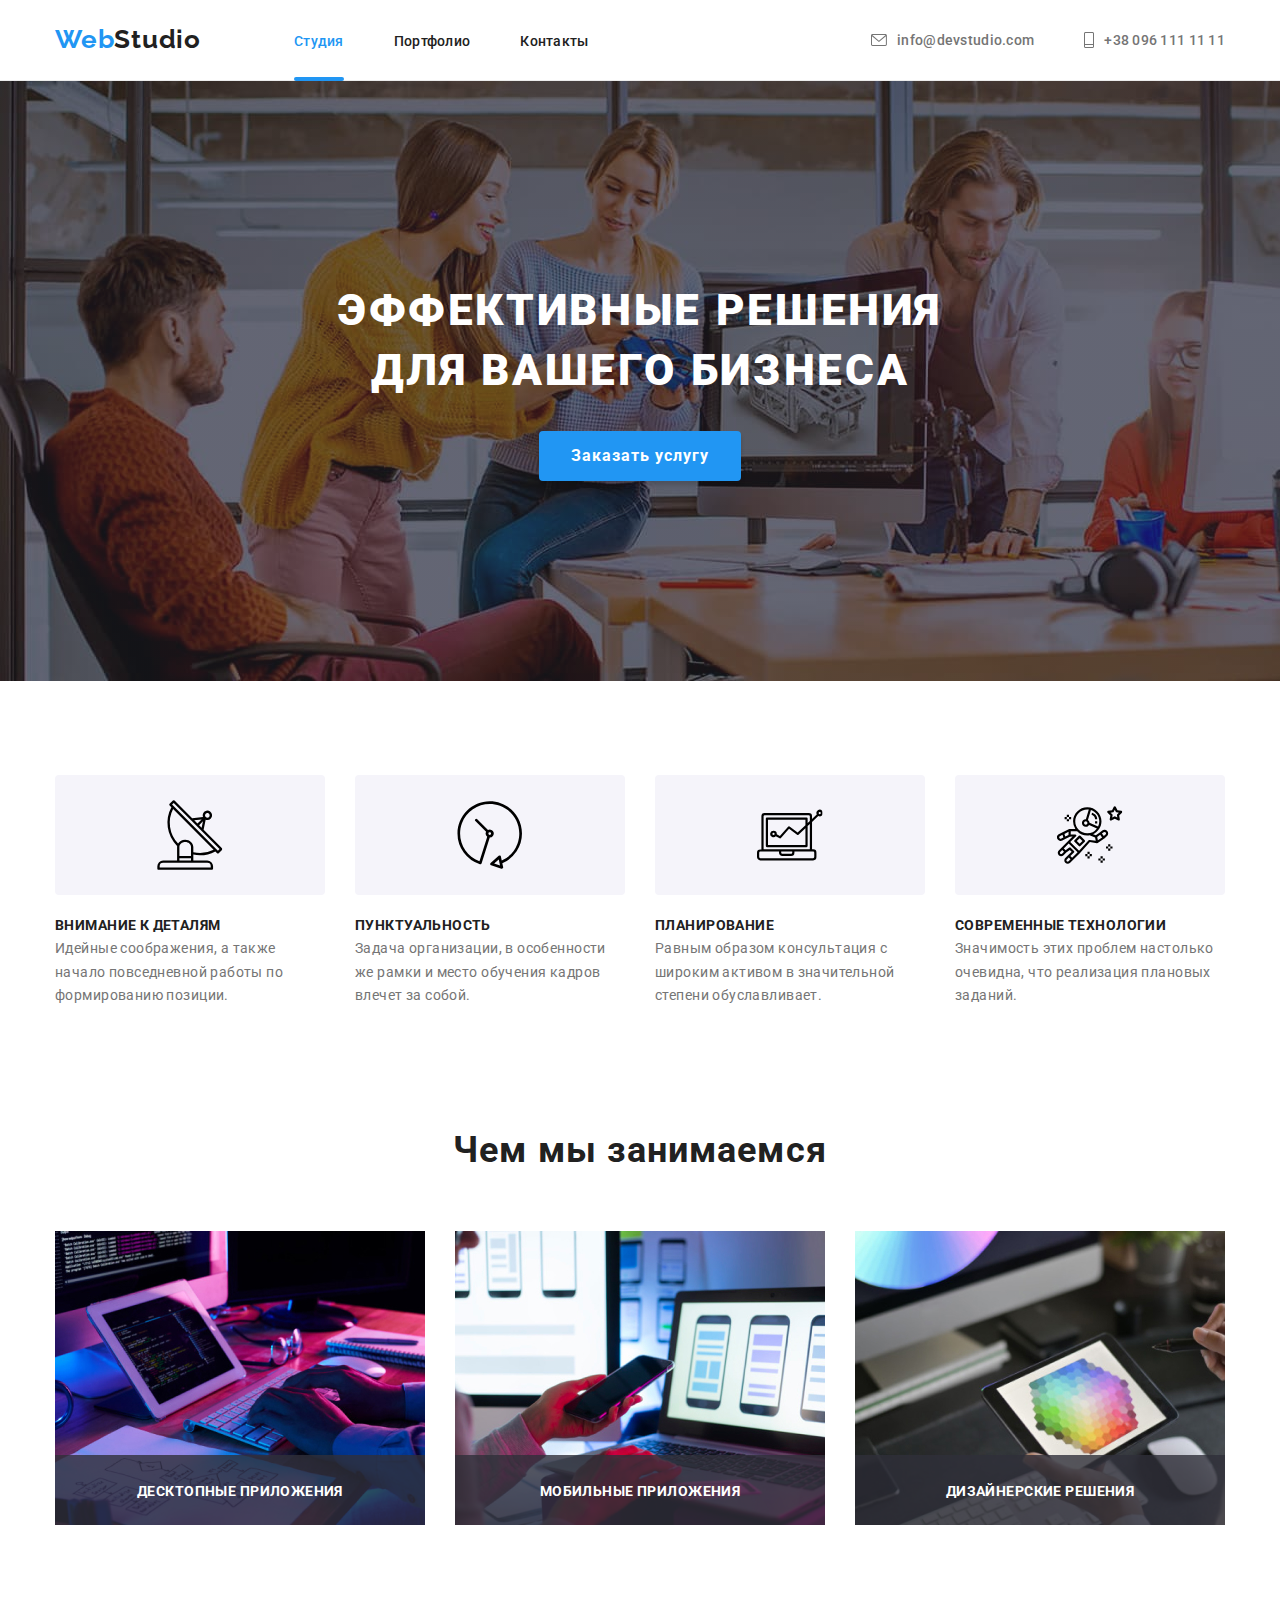
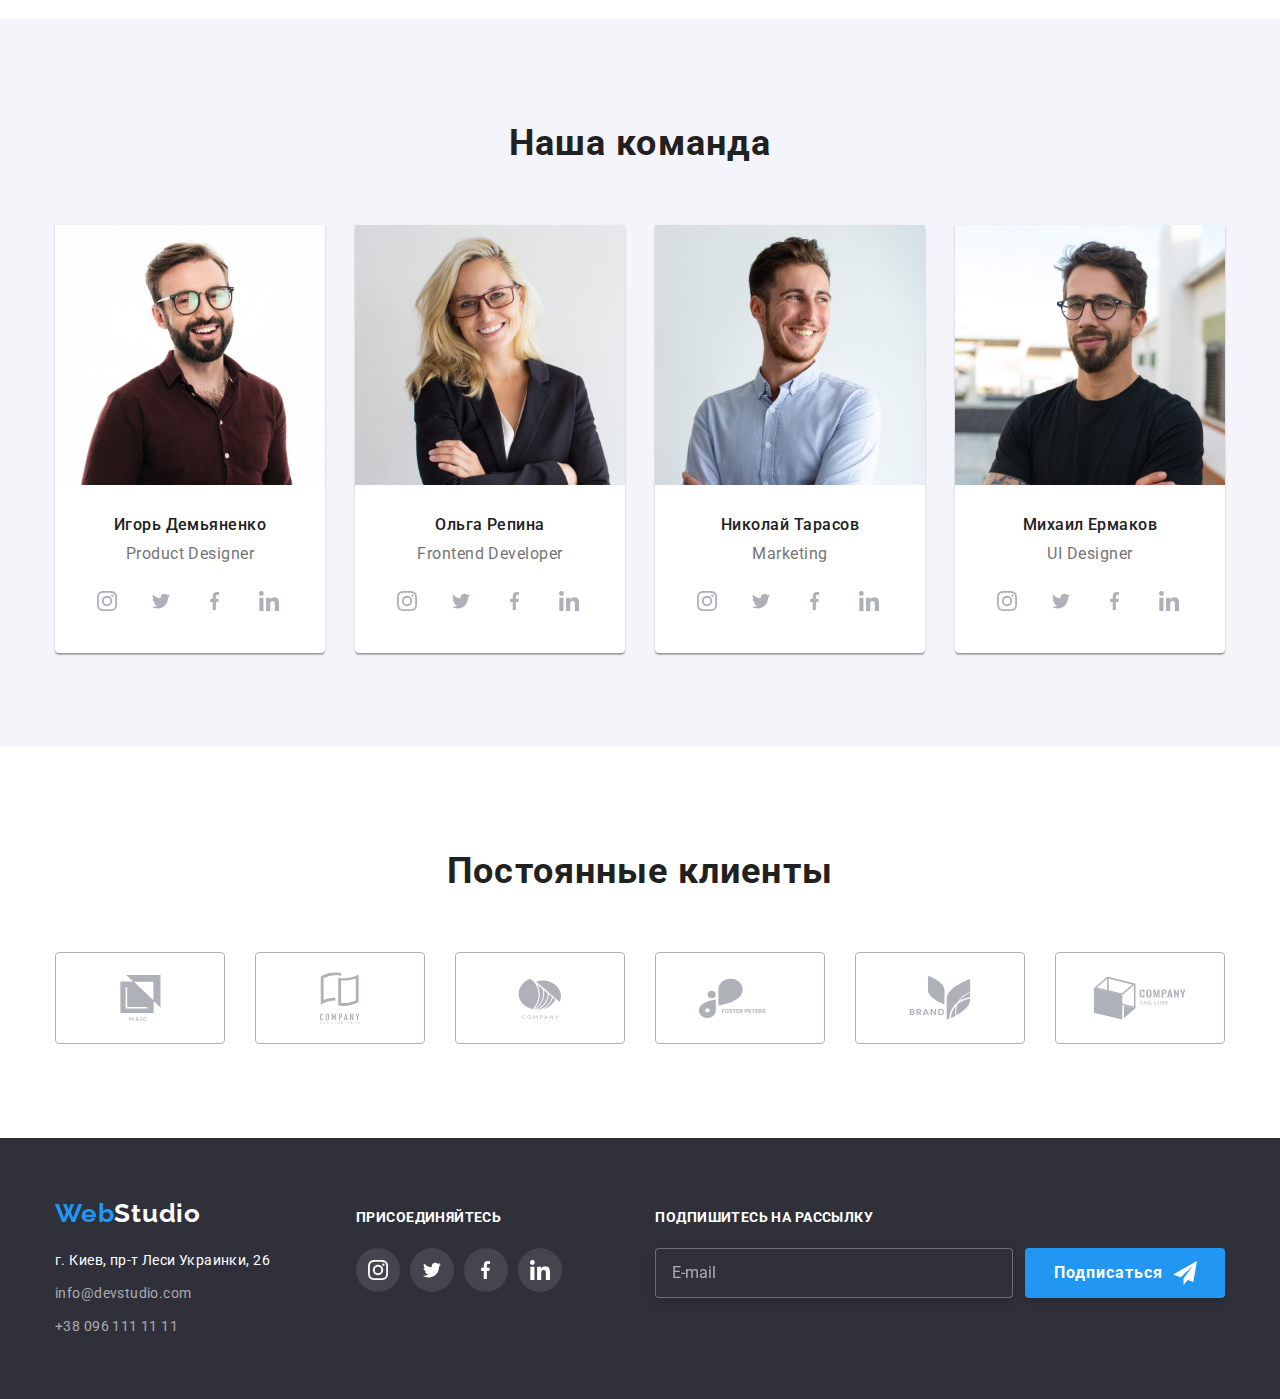
<file: index.html>
<!DOCTYPE html>
<html lang="ru">
<head>
    <meta charset="UTF-8">
    <meta http-equiv="X-UA-Compatible" content="IE=edge">
    <meta name="viewport" content="width=device-width, initial-scale=1.0">
    <title>Document</title>
    <link href="https://fonts.googleapis.com/css2?family=Raleway:wght@700&family=Roboto:wght@400;500;700;900&display=swap" rel="stylesheet">
    <link rel="stylesheet" href="https://cdnjs.cloudflare.com/ajax/libs/modern-normalize/1.0.0/modern-normalize.min.css">
    <link rel="stylesheet" href="./css/main.min.css">
</head>
<body>
    <header class="header-page">
        <div class="container">
            <a href="" class="header-page__logo link"><span class="header-page__logo-span">Web</span>Studio</a>

            <nav class="nav">
                <ul class="nav-list list">
                    <li class="nav-list__item"><a href="./index.html" class="nav-list__link current link">Студия</a></li>
                    <li class="nav-list__item"><a href="./portfolio.html" class="nav-list__link link">Портфолио</a></li>
                    <li class="nav-list__item"><a href="" class="nav-list__link link">Контакты</a></li>
                </ul>   
            </nav>

            <ul class="contacts-header list">
                <li class="contacts-header__item">
                    <a href="mailto:info@devstudio.com" class="contacts-header__link link">
                        <svg class="contacts-header__mail-icon" width="16" height="12">
                            <use href="img/symbol.svg#icon-mail"></use>
                        </svg>
                            info@devstudio.com</a>
                </li>
                   
                <li class="contacts-header__item"><a href="tel:+380961111111" class="contacts-header__link link">
                    <svg class="contacts-header__phone-icon">
                        <use href="img/symbol.svg#icon-phone"></use>
                    </svg>
                    +38 096 111 11 11</a>
                </li>
            </ul>
        </div>
    </header>
    <main>
        <section class="hero">
            <h1 class="hero__title">Эффективные решения <br> для вашего бизнеса</h1>
            <button data-modal-open type="button" class="hero__button">Заказать услугу</button> 
            <div data-modal class="backdrop is-hidden">
                <div class="modal">
                    <button data-modal-close type="button" class="modal__close-button">
                        <svg class="modal__close-button-svg" width="11" height="11">
                            <use href="./img/symbol-defs.svg#icon-close-button"></use>
                        </svg>
                    </button>

                    <p class="form-title">Оставьте свои данные, мы вам перезвоним</p>

                    <form class="form">
                        <label for="name" class="form__label">Имя</label>
                        <div class="form__group-container-svg">
                            <input type="text" name="name" id="name" class="form__input">
                            <svg class="form__svg" width="18" height="18">
                                <use href="./img/for-form.svg#icon-person"></use>
                            </svg>
                        </div>
                            
                        <label for="tel" class="form__label">Телефон</label>
                        <div class="form__group-container-svg">
                            <input type="tel" name="tel" id="tel" class="form__input">
                            <svg class="form__svg" width="18" height="18">
                                <use href="./img/for-form.svg#icon-phone"></use>
                            </svg>
                        </div>
                            
                        <label for="email" class="form__label">Почта</label>
                        <div class="form__group-container-svg">
                            <input type="email" name="email" id="email" class="form__input">
                            <svg class="form__svg" width="18" height="18">
                                <use href="./img/for-form.svg#icon-email"></use>
                            </svg>
                        </div>
                        
                        <label  for="feedback" class="form__label">Комментарий
                            <textarea name="feedback" id="feedback" placeholder="Введите текст" class="form__textarea"></textarea>
                        </label>

                        <div class="form__policy">
                            <input type="checkbox" value="" id="policy" class="form__checkbox">
                            <label for="policy" class="form__label-policy" >Соглашаюсь с рассылкой и принимаю<a href="" class="form__policy-link">Условия договора</a></label>
                        </div>
   
                        <button type="submit" class="form__submit-button">Отправить</button>
                        
                    </form>
                </div>
            </div>            
        </section>

        <section class="soft-skills section">
            <div class="container"> 
                <h2 class="title no-title">Логический заголовок</h2>
                <ul class="soft-skills__list list">
                    <li class="soft-skills__item item">
                        <div class="soft-skills__icon-div">
                            <svg class="soft-skills__icon" width="65.32" height="70">
                                <use href="./img/symbol.svg#icon-vector-1"></use>
                            </svg>
                        </div>
                        <h3 class="soft-skills__title">Внимание к деталям</h3>
                        <p class="soft-skills__text">Идейные соображения, а также начало повседневной работы по формированию позиции.</p>
                    </li>
                    <li class="soft-skills__item item">
                        <div class="soft-skills__icon-div">
                            <svg class="soft-skills__icon" width="65.32" height="70">
                                <use href="./img/symbol.svg#icon-vector-2"></use>
                            </svg>
                        </div>
                        <h3 class="soft-skills__title">Пунктуальность</h3>
                        <p class="soft-skills__text">Задача организации, в особенности же рамки и место обучения кадров влечет за собой.</p>
                    </li>
                    <li class="soft-skills__item item">
                        <div class="soft-skills__icon-div">
                            <svg class="soft-skills__icon" width="65.32" height="70">
                                <use href="./img/symbol.svg#icon-vector-3"></use>
                            </svg>
                        </div>
                        <h3 class="soft-skills__title">Планирование</h3>
                        <p class="soft-skills__text">Равным образом консультация с широким активом в значительной степени обуславливает.</p>
                    </li>
                    <li class="soft-skills__item item">
                        <div class="soft-skills__icon-div">
                            <svg class="soft-skills__icon" width="65.32" height="70">
                                <use href="./img/symbol.svg#icon-vector-4"></use>
                            </svg>
                        </div>
                        <h3 class="soft-skills__title">Современные технологии</h3>
                        <p class="soft-skills__text">Значимость этих проблем настолько очевидна, что реализация плановых заданий.</p>
                    </li>
                </ul>
            </div>
        </section>
        <section class="business section">
            <h2 class="business__title title">Чем мы занимаемся</h2>
            <ul class="business__list container list">
                <li class="business__item item">
                    <div class="business__thumb">
                        <img src="./img/img.jpg" alt="Программирование" width="370">
                        <div class="business__description-thumb">
                            <p class="business__description-text">Десктопные приложения</p>
                        </div>
                    </div>               
                </li>
                <li class="business__item item">
                    <div class="business__thumb">
                        <img src="./img/img(1).jpg" alt="Анализ" width="370">
                        <div class="business__description-thumb">
                            <p class="business__description-text">Мобильные приложения</p>
                        </div>            
                    </div>    
                </li>
                <li class="business__item item">
                    <div class="business__thumb">
                        <img src="./img/img(2).jpg" alt="Дизайн" width="370">
                        <div class="business__description-thumb">
                            <p class="business__description-text">Дизайнерские решения</p>
                        </div>   
                    </div>
                </li>
            </ul>
        </section>
        <section class="team section">
            <h2 class="team__title title">Наша команда</h2>
            <ul class="team__list list container">
                <li class="team__item  item">
                    <img src="./img/img(3).jpg" alt="Игорь Демьяненко" width="270">
                    <div class="team__group-div">
                        <h3 class="team__name-title">Игорь Демьяненко</h3>
                        <p class="team__position">Product Designer</p>
                        <ul class="team__social-list social list">
                            <li class="social__item">
                                <a class="social__svg-container link">
                                    <svg class="social__icon" width="20" height="20">
                                        <use href="./img/symbol.svg#icon-instagram"></use>
                                    </svg>
                                </a>
                            </li>
                            <li class="social__item">
                                <a class="social__svg-container link">
                                    <svg class="social__icon" width="20" height="16.25">
                                        <use href="./img/symbol.svg#icon-twitter"></use>
                                    </svg>
                                </a>
                            </li>
                            <li class="social__item">
                                <a class="social__svg-container link">
                                    <svg class="social__icon" width="10" height="20">
                                        <use href="./img/symbol.svg#icon-facebook"></use>
                                    </svg>
                                </a>
                            </li>
                            <li class="social__item">
                                <a class="social__svg-container link">
                                    <svg class="social__icon" width="20" height="20">
                                        <use href="./img/symbol.svg#icon-linkedin"></use>
                                    </svg>
                                </a>
                            </li>
                        </ul>
                    </div>
                </li>
                <li class="team__item  item">
                    <img src="./img/img(4).jpg" alt="Ольга Репина" width="270">
                    <div class="team__group-div">
                        <h3 class="team__name-title">Ольга Репина</h3>
                        <p class="team__position">Frontend Developer</p>
                        <ul class="team__social-list social list">
                            <li class="social__item">
                                <a class="social__svg-container">
                                    <svg class="social__icon" width="20" height="20">
                                        <use href="./img/symbol.svg#icon-instagram"></use>
                                    </svg>
                                </a>
                            </li>
                            <li class="social__item">
                                <a class="social__svg-container link">
                                    <svg class="social__icon" width="20" height="16.25">
                                        <use href="./img/symbol.svg#icon-twitter"></use>
                                    </svg>
                                </a>
                            </li>
                            <li class="social__item">
                                <a class="social__svg-container link">
                                    <svg class="social__icon" width="10" height="20">
                                        <use href="./img/symbol.svg#icon-facebook"></use>
                                    </svg>
                                </a>
                            </li>
                            <li class="social__item">
                                <a class="social__svg-container link">
                                    <svg class="social__icon" width="20" height="20">
                                        <use href="./img/symbol.svg#icon-linkedin"></use>
                                    </svg>
                                </a>
                            </li>
                        </ul>  
                    </div>
                </li>
                <li class="team__item  item">
                    <img src="./img/img(5).jpg" alt="Николай Тарасов" width="270">
                    <div class="team__group-div">
                        <h3 class="team__name-title">Николай Тарасов</h3>
                        <p class="team__position">Marketing</p>
                        <ul class="team__social-list social list">
                            <li class="social__item">
                                <a class="social__svg-container link">
                                    <svg class="social__icon" width="20" height="20">
                                        <use href="./img/symbol.svg#icon-instagram"></use>
                                    </svg>
                                </a>
                            </li>
                            <li class="social__item">
                                <a class="social__svg-container link">
                                    <svg class="social__icon" width="20" height="16.25">
                                        <use href="./img/symbol.svg#icon-twitter"></use>
                                    </svg>
                                </a>
                            </li>
                            <li class="social__item">
                                <a class="social__svg-container link">
                                    <svg class="social__icon" width="10" height="20">
                                        <use href="./img/symbol.svg#icon-facebook"></use>
                                    </svg>
                                </a>
                            </li>
                            <li class="social__item">
                                <a class="social__svg-container link">
                                    <svg class="social__icon" width="20" height="20">
                                        <use href="./img/symbol.svg#icon-linkedin"></use>
                                    </svg>
                                </a>
                            </li>
                        </ul>
                    </div>    
                </li>
                <li class="team__item item">
                    <img src="./img/img(6).jpg" alt="Михаил Ермаков" width="270">
                    <div class="team__group-div">
                        <h3 class="team__name-title">Михаил Ермаков</h3>
                        <p class="team__position">UI Designer</p>
                        <ul class="team__social-list social list">
                            <li class="social__item">
                                <a class="social__svg-container link" href="">
                                    <svg class="social__icon" width="20" height="20">
                                        <use href="./img/symbol.svg#icon-instagram"></use>
                                    </svg>
                                </a>
                            </li>
                            <li class="social__item">
                                <a class="social__svg-container link" href="">
                                    <svg class="social__icon" width="20" height="16.25">
                                        <use href="./img/symbol.svg#icon-twitter"></use>
                                    </svg>
                                </a>
                            </li>
                            <li class="social__item">
                                <a class="social__svg-container link" href="">
                                    <svg class="social__icon" width="10" height="20">
                                        <use href="./img/symbol.svg#icon-facebook"></use>
                                    </svg>
                                </a>
                            </li>
                            <li class="social__item">
                                <a class="social__svg-container link" href="">
                                    <svg class="social__icon" width="20" height="20">
                                        <use href="./img/symbol.svg#icon-linkedin"></use>
                                    </svg>
                                </a>
                            </li>
                        </ul>
                    </div>
                </li>
            </ul>   
        </section>
        <section class="company section">
            <h2 class="company__title title">Постоянные клиенты</h2>            
            <ul class="company__list container list">
                <li class="company__item">
                    <a class="company__link" href="">
                        <svg class="company__icon" width="41" height="46">
                            <use href="./img/symbol.svg#icon-yaco"></use>
                        </svg>
                    </a>
                </li>
                <li class="company__item">
                    <a class="company__link" href="">
                        <svg class="company__icon" width="40" height="52">
                            <use href="./img/symbol.svg#icon-comany-tag-line-here"></use>
                        </svg>
                    </a>
                </li>
                <li class="company__item">
                    <a class="company__link" href="">
                        <svg class="company__icon" width="43.46" height="41.18">
                            <use href="./img/symbol.svg#icon-company"></use>
                        </svg>
                    </a>
                </li>
                <li class="company__item">
                    <a class="company__link" href="">
                        <svg class="company__icon" width="84.44" height="40.62">
                            <use href="./img/symbol.svg#icon-foster-peters"></use>
                        </svg>
                    </a>
                </li>
                <li class="company__item">
                    <a class="company__link" href="">
                        <svg class="company__icon" width="62.54" height="45.43">
                            <use href="./img/symbol.svg#icon-brend"></use>
                        </svg>
                    </a>
                </li>
                <li class="company__item">
                    <a class="company__link" href="">
                        <svg class="company__icon" width="93.79" height="43.93">
                            <use href="./img/symbol.svg#icon-company-tg"></use>
                        </svg>
                    </a>
                </li>
            </ul>
        </section>
    </main>
    <footer class="page-footer">
        <div class="page-footer__footer-container">
        <div class="page-footer__logo-div">
            <a href="" class="page-footer__logo link"><span class="page-footer__logo-span">Web</span>Studio</a>
            <address class="page-footer__address">
                <ul class="page-footer__address-list list">
                    <li class="page-footer__address-item"><a href="" class="page-footer__address-link">г. Киев, пр-т Леси Украинки, 26</a></li>
                    <li class="page-footer__address-item"><a href="mailto:info@devstudio.com" class="page-footer__link">info@devstudio.com</a></li>
                    <li class="page-footer__address-item"><a href="tel:+380961111111" class="page-footer__link">+38 096 111 11 11</a></li>
                </ul>
            </address>
            </div>
            <div class="page-footer__social social">
                <b class="page-footer__bold">присоединяйтесь</b>
                <ul class="page-footer__social-list social list">
                    <li class="social__item">
                        <a class="social__svg-footer-container link" href="">
                            <svg class="social__icon" width="20" height="20">
                                <use href="./img/symbol.svg#icon-instagram"></use>
                            </svg>
                        </a>
                    </li>
                    <li class="social__item">
                        <a class="social__svg-footer-container footer link" href="">
                            <svg class="social__icon" width="20" height="16.25">
                                <use href="./img/symbol.svg#icon-twitter"></use>
                            </svg>
                        </a>
                    </li>
                    <li class="social__item">
                        <a class="social__svg-footer-container footer link" href="">
                            <svg class="social__icon" width="10" height="20">
                                <use href="./img/symbol.svg#icon-facebook"></use>
                            </svg>
                        </a>
                    </li>
                    <li class="social__item">
                        <a class="social__svg-footer-container link" href="">
                            <svg class="social__icon" width="20" height="20">
                                <use href="./img/symbol.svg#icon-linkedin"></use>
                            </svg>
                        </a>
                    </li>
                </ul>
                </div>

                <div class="page-footer__form-container">
                    <b class="page-footer__bold">Подпишитесь на рассылку</b>  

                    <form class="page-footer__form"> 
                        <input type="text" placeholder="E-mail" class="page-footer__input">
                        <button type="submit" class="page-footer__submit-button">Подписаться
                            <svg class="page-footer__icon" width="24" height="24">
                                <use href="./img/for-form.svg#icon-send"></use>
                            </svg>
                        </button>
                    </form>
                </div>                   
        </div>
    </footer> 
    <script src="./js/modal.js"></script>
</body>
</html>
</file>
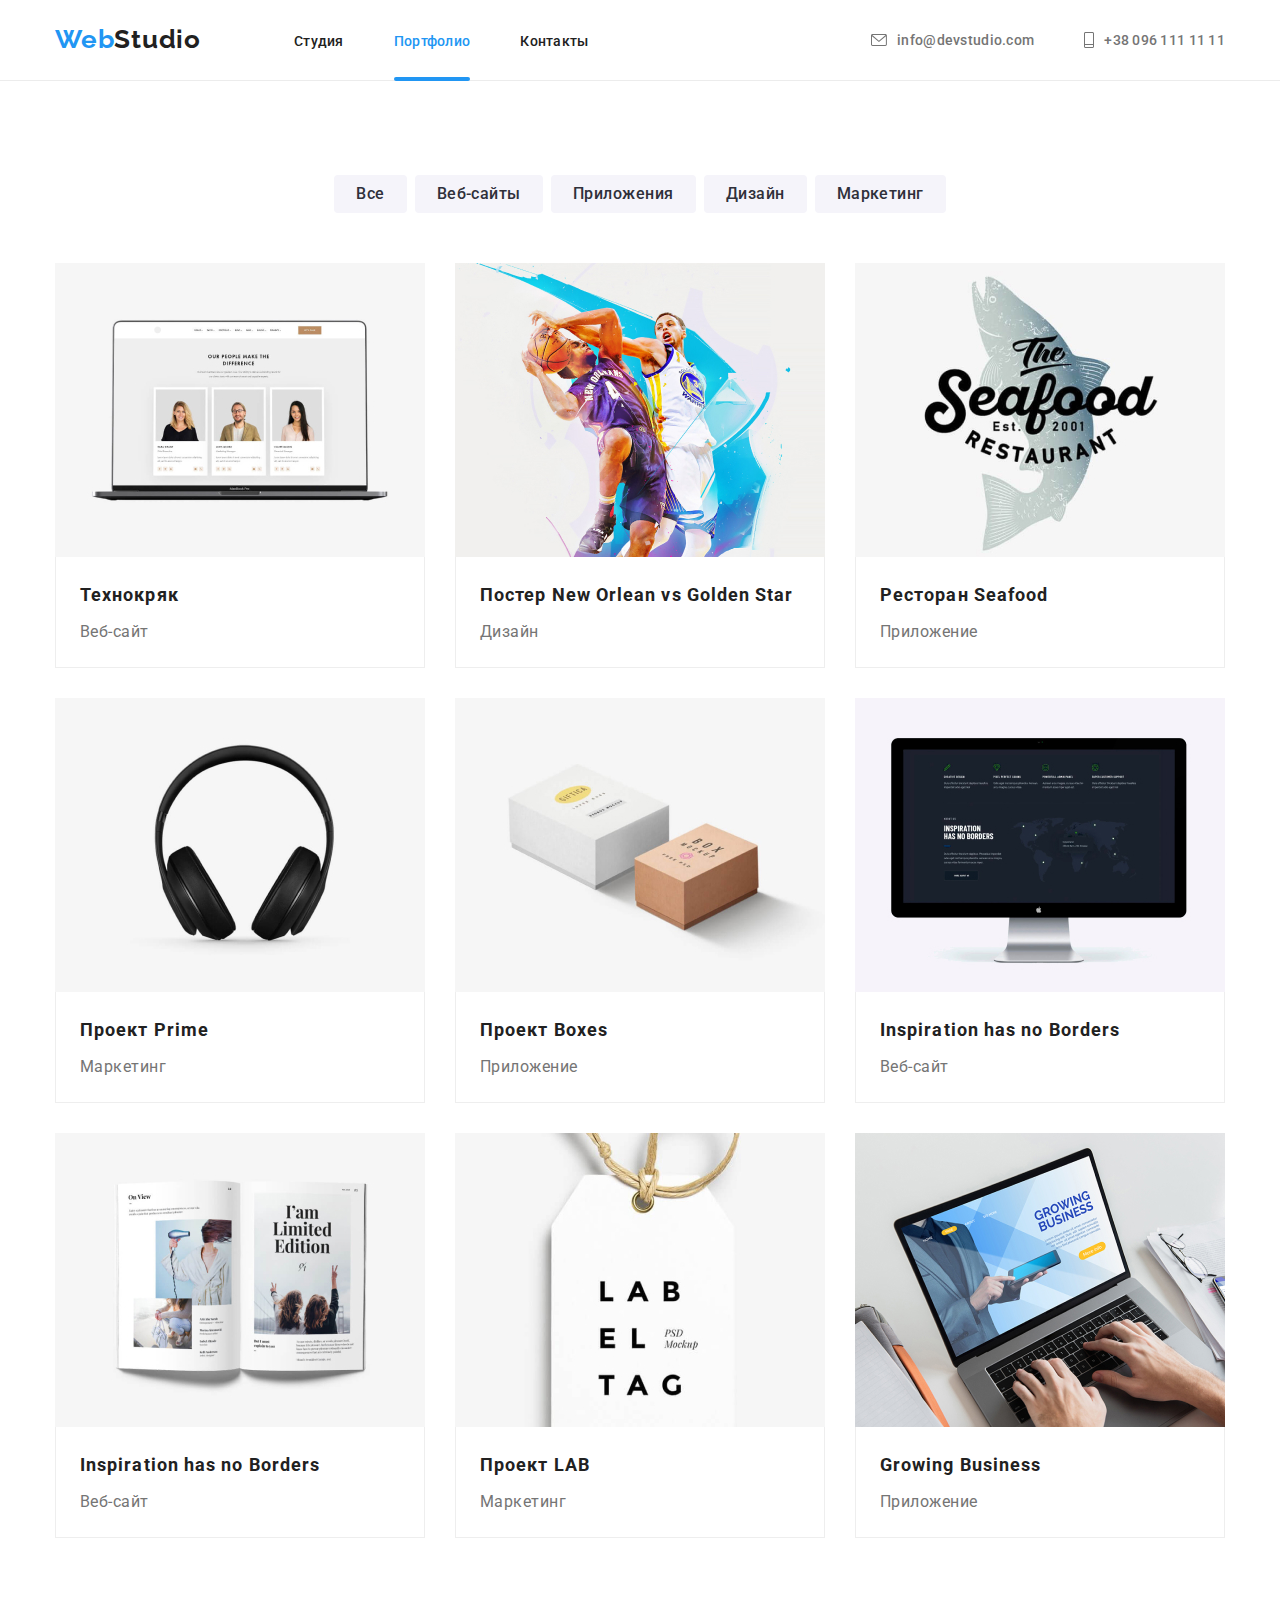
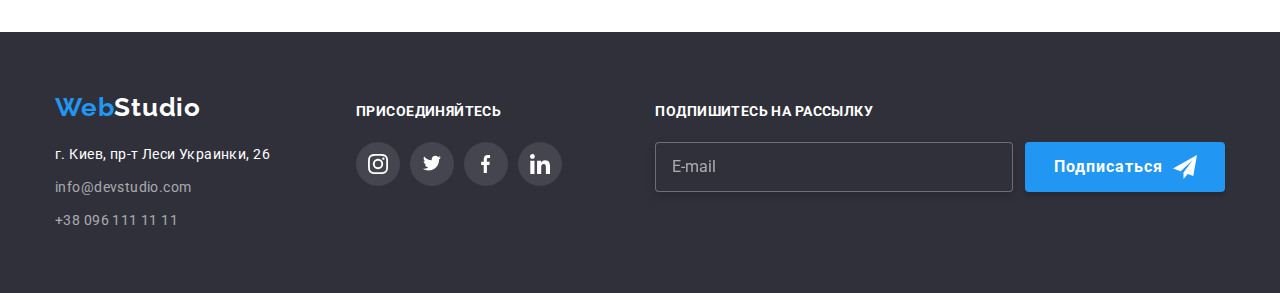
<file: portfolio.html>
<!DOCTYPE html>
<html lang="ru">
<head>
    <meta charset="UTF-8">
    <meta http-equiv="X-UA-Compatible" content="IE=edge">
    <meta name="viewport" content="width=device-width, initial-scale=1.0">
    <title>Document</title>
    <link href="https://fonts.googleapis.com/css2?family=Raleway:wght@700&family=Roboto:wght@400;500;700;900&display=swap" rel="stylesheet">
    <link rel="stylesheet" href="https://cdnjs.cloudflare.com/ajax/libs/modern-normalize/1.0.0/modern-normalize.min.css">
    <link rel="stylesheet" href="./css/portfolio.min.css">
</head>
<body>
    <header class="header-page">
        <div class="container">
            <a href="" class="header-page__logo link"><span class="header-page__logo-span">Web</span>Studio</a>
    
            <nav class="nav">
                <ul class="nav-list list">
                    <li class="nav-list__item"><a href="./index.html" class="nav-list__link link">Студия</a></li>
                    <li class="nav-list__item"><a href="./portfolio.html" class="nav-list__link current link">Портфолио</a></li>
                    <li class="nav-list__item"><a href="" class="nav-list__link link">Контакты</a></li>
                </ul>
            </nav>
    
            <ul class="contacts-header list">
                <li class="contacts-header__item">
                    <a href="mailto:info@devstudio.com" class="contacts-header__link link">
                        <svg class="contacts-header__mail-icon" width="16" height="12">
                            <use href="img/symbol.svg#icon-mail"></use>
                        </svg>
                        info@devstudio.com</a>
                </li>
    
                <li class="contacts-header__item"><a href="tel:+380961111111" class="contacts-header__link link">
                        <svg class="contacts-header__phone-icon">
                            <use href="img/symbol.svg#icon-phone"></use>
                        </svg>
                        +38 096 111 11 11</a>
                </li>
            </ul>
        </div>
    </header>
    <main>
        <section class="filter section">
            <div class="filter__portfolio-container container">
                <h1 class="no-title">Виды разработок</h1>
                <ul class="filter__list list">
                    <li class="filter__item"><button type="button" class="filter__button">Все</button></li>
                    <li class="filter__item"><button type="button" class="filter__button">Веб-сайты</button></li>
                    <li class="filter__item"><button type="button" class="filter__button">Приложения</button></li>
                    <li class="filter__item"><button type="button" class="filter__button">Дизайн</button></li>
                    <li class="filter__item"><button type="button" class="filter__button">Маркетинг</button></li>
                </ul>
                
                <ul class="portfolio-list list">
                    <li class="portfolio__item">
                        <a href="" class="portfolio__link link">
                            <div class="portfolio__thumb">
                                <img src="./img/img(7).jpg" alt="Технокряк" width="370">
                                <p class="portfolio__text">Технокряк это современная площадка распространения коронавируса. Компании используют эту
                                    платформу для цифрового шпионажа и атак на защищённые сервера конкурентов.</p>
                            </div>                           
                            <div class="portfolio__group-div">
                                <h2 class="portfolio__product-naming">Технокряк</h2>
                                <p class="portfolio__product-type">Веб-сайт</p>
                            </div>
                                
                        </a>
                    </li>
                    <li class="portfolio__item">
                        <a href="" class="portfolio__link link">
                            <div class="portfolio__thumb">
                                <img src="./img/img(8).jpg" alt="Постер New Orlean vs Golden Star" width="370">
                                <p class="portfolio__text">Технокряк это современная площадка распространения коронавируса. Компании используют эту
                                    платформу для цифрового шпионажа и атак на защищённые сервера конкурентов.</p>       
                            </div>                     
                            <div class="portfolio__group-div">
                                <h2 class="portfolio__product-naming">Постер New Orlean vs Golden Star</h2>
                                <p class="portfolio__product-type">Дизайн</p>
                            </div>
                        </a>
                    </li>
                    <li class="portfolio__item">
                        <a href="" class="portfolio__link link">
                            <div class="portfolio__thumb">
                                <img src="./img/img(9).jpg" alt="Ресторан Seafood" width="370">
                                <p class="portfolio__text">Технокряк это современная площадка распространения коронавируса. Компании используют эту
                                    платформу для цифрового шпионажа и атак на защищённые сервера конкурентов.</p>
                            </div>
                            <div class="portfolio__group-div">
                                <h2 class="portfolio__product-naming">Ресторан Seafood</h2>
                                <p class="portfolio__product-type">Приложение</p>
                            </div>
                        </a>
                    </li>
                    <li class="portfolio__item">
                        <a href="" class="portfolio__link link">
                            <div class="portfolio__thumb">
                                <img src="./img/img(10).jpg" alt="Проект Prime" width="370">
                                <p class="portfolio__text">Технокряк это современная площадка распространения коронавируса. Компании используют эту
                                    платформу для цифрового шпионажа и атак на защищённые сервера конкурентов.</p>
                            </div>  
                            <div class="portfolio__group-div">
                                <h2 class="portfolio__product-naming">Проект Prime</h2>
                                <p class="portfolio__product-type">Маркетинг</p>
                            </div>
                        </a>
                    </li>
                    <li class="portfolio__item">
                        <a href="" class="portfolio__link link">
                            <div class="portfolio__thumb">
                                <img src="./img/img(11).jpg" alt="Проект Boxes" width="370">
                                <p class="portfolio__text">Технокряк это современная площадка распространения коронавируса. Компании используют эту
                                    платформу для цифрового шпионажа и атак на защищённые сервера конкурентов.</p>
                            </div>
                            <div class="portfolio__group-div">
                                <h2 class="portfolio__product-naming">Проект Boxes</h2>
                                <p class="portfolio__product-type">Приложение</p>
                            </div>
                        </a>
                    </li>
                    <li class="portfolio__item">
                        <a href="" class="portfolio__link link">
                            <div class="portfolio__thumb">
                                <img src="./img/img(12).jpg" alt="Inspiration has no Borders" width="370">
                                <p class="portfolio__text">Технокряк это современная площадка распространения коронавируса. Компании используют эту
                                    платформу для цифрового шпионажа и атак на защищённые сервера конкурентов.</p>
                            </div> 
                            <div class="portfolio__group-div">
                                <h2 class="portfolio__product-naming">Inspiration has no Borders</h2>
                                <p class="portfolio__product-type">Веб-сайт</p>
                            </div>
                        </a>
                    </li>
                    <li class="portfolio__item">
                        <a href="" class="portfolio__link link">
                            <div class="portfolio__thumb">
                                <img src="./img/img(13).jpg" alt="Издание Limited Edition" width="370">
                                <p class="portfolio__text">Технокряк это современная площадка распространения коронавируса. Компании используют эту
                                    платформу для цифрового шпионажа и атак на защищённые сервера конкурентов.</p>
                            </div>        
                            <div class="portfolio__group-div">
                                <h2 class="portfolio__product-naming">Inspiration has no Borders</h2>
                                <p class="portfolio__product-type">Веб-сайт</p>
                            </div>
                        </a>
                    </li>
                    <li class="portfolio__item">
                        <a href="" class="portfolio__link link">
                            <div class="portfolio__thumb">
                                <img src="./img/img(14).jpg" alt="Проект LAB" width="370">
                                <p class="portfolio__text">Технокряк это современная площадка распространения коронавируса. Компании используют эту
                                    платформу для цифрового шпионажа и атак на защищённые сервера конкурентов.</p>
                            </div>    
                            <div class="portfolio__group-div">
                                <h2 class="portfolio__product-naming">Проект LAB</h2>
                                <p class="portfolio__product-type">Маркетинг</p>
                            </div>
                        </a>
                    </li>
                    <li class="portfolio__item">
                        <a href="" class="portfolio__link link">
                            <div class="portfolio__thumb">
                                <img src="./img/img(15).jpg" alt="Growing Business" width="370">
                                <p class="portfolio__text">Технокряк это современная площадка распространения коронавируса. Компании используют эту
                                    платформу для цифрового шпионажа и атак на защищённые сервера конкурентов.</p>
                            </div> 
                            <div class="portfolio__group-div">
                                <h2 class="portfolio__product-naming">Growing Business</h2>
                                <p class="portfolio__product-type">Приложение</p>
                            </div>
                        </a>
                    </li>
                </ul>
            </div>    
        </section>
    </main>
    <footer class="page-footer">
        <div class="page-footer__footer-container">
            <div class="page-footer__logo-div">
                <a href="" class="page-footer__logo link"><span class="page-footer__logo-span">Web</span>Studio</a>
                <address class="page-footer__address">
                    <ul class="page-footer__address-list list">
                        <li class="page-footer__address-item"><a href="" class="page-footer__address-link">г. Киев, пр-т
                                Леси Украинки, 26</a></li>
                        <li class="page-footer__address-item"><a href="mailto:info@devstudio.com"
                                class="page-footer__link">info@devstudio.com</a></li>
                        <li class="page-footer__address-item"><a href="tel:+380961111111" class="page-footer__link">+38 096
                                111 11 11</a></li>
                    </ul>
                </address>
            </div>
            <div class="page-footer__social social">
                <b class="page-footer__bold">присоединяйтесь</b>
                <ul class="page-footer__social-list social list">
                    <li class="social__item">
                        <a class="social__svg-footer-container link" href="">
                            <svg class="social__icon" width="20" height="20">
                                <use href="./img/symbol.svg#icon-instagram"></use>
                            </svg>
                        </a>
                    </li>
                    <li class="social__item">
                        <a class="social__svg-footer-container footer link" href="">
                            <svg class="social__icon" width="20" height="16.25">
                                <use href="./img/symbol.svg#icon-twitter"></use>
                            </svg>
                        </a>
                    </li>
                    <li class="social__item">
                        <a class="social__svg-footer-container footer link" href="">
                            <svg class="social__icon" width="10" height="20">
                                <use href="./img/symbol.svg#icon-facebook"></use>
                            </svg>
                        </a>
                    </li>
                    <li class="social__item">
                        <a class="social__svg-footer-container link" href="">
                            <svg class="social__icon" width="20" height="20">
                                <use href="./img/symbol.svg#icon-linkedin"></use>
                            </svg>
                        </a>
                    </li>
                </ul>
            </div>
    
            <div class="page-footer__form-container">
                <b class="page-footer__bold">Подпишитесь на рассылку</b>
    
                <form class="page-footer__form">
                    <input type="text" placeholder="E-mail" class="page-footer__input">
                    <button type="submit" class="page-footer__submit-button">Подписаться
                        <svg class="page-footer__icon" width="24" height="24">
                            <use href="./img/for-form.svg#icon-send"></use>
                        </svg>
                    </button>
                </form>
            </div>
        </div>
    </footer>
</body>
</html>
</file>
<file: css/main.min.css>
:root{--primary-background-color: #ffffff;--secondary-background-color: #f5f4fa;--footer-background-color: #2f303a;--focus-color: #2196f3;--primary-font-color: #757575;--secondary-font-color: #212121;--icon-color: #AFB1B8;--time-function: 250ms cubic-bezier(0.4, 0, 0.2, 1)}body{background-color:var(--primary-background-color);color:var(--primary-font-color);font-family:"Roboto",sans-serif;font-size:14px;line-height:1.71;letter-spacing:.03em}.list{margin:0px;padding:0px;list-style:none}.no-title{display:none}.link{color:inherit;text-decoration:none}h1,h2,h3,h4,h5,h6,p{margin:0px}img{display:block}.title{margin-bottom:50px;color:var(--secondary-font-color);font-weight:700;font-size:36px;line-height:1.7;text-align:center;letter-spacing:.03em}.section{padding-top:94px;padding-bottom:94px}.current{color:var(--focus-color)}.nav-list__item{position:relative}.current::after{position:absolute;display:block;content:"";width:100%;height:4px;left:0;bottom:-1px;background:var(--focus-color);border-radius:2px}.item:not(:last-child){margin-right:30px}.item.thumb{position:absolute}.container{width:1200px;padding:0px 15px;margin:0 auto;display:flex;align-items:center}.header-page{width:100%;top:0;left:0;border-bottom:1px solid #ececec;background-color:var(--primary-background-color)}.header-page__logo{margin-right:93px;padding-top:24px;padding-bottom:25px;color:var(--secondary-font-color);font-family:"Raleway",sans-serif;font-weight:700;font-size:26px;line-height:1.2;letter-spacing:.03em;transition:color var(--time-function)}.header-page__logo:hover{color:var(--focus-color)}.header-page__logo-span{color:var(--focus-color)}.nav-list{display:flex}.nav-list__item{color:var(--secondary-font-color);font-weight:500;font-size:14px;line-height:1.4;letter-spacing:.02em}.nav-list__item:not(:last-child){margin-right:50px}.nav-list__link{display:block;padding-top:32px;padding-bottom:28px;transition:color var(--time-function)}.nav-list__link:hover,.nav-list__link:focus{color:var(--focus-color)}.contacts-header{display:flex;margin-left:auto;font-weight:500;font-size:14px;line-height:16px;letter-spacing:.02em}.contacts-header__link{display:flex;align-items:center;padding-top:32px;padding-bottom:32px;transition:color var(--time-function)}.contacts-header__link:hover,.contacts-header__link:focus{color:var(--focus-color)}.contacts-header__item{display:flex}.contacts-header__item:not(:last-child){margin-right:50px}.contacts-header__mail-icon{width:16px;height:12px;margin-right:10px;fill:currentColor}.contacts-header__phone-icon{width:10px;height:16px;margin-right:10px;fill:currentColor}.hero{margin-left:auto;margin-right:auto;padding-top:200px;padding-bottom:200px;max-width:1600px;height:600px;background-repeat:no-repeat;background-size:cover;background-image:linear-gradient(to right, rgba(47, 48, 58, 0.4), rgba(47, 48, 58, 0.4)),url(../img/preview.jpg);background-color:var(--footer-background-color)}.hero__title{color:var(--primary-background-color);font-weight:900;font-size:44px;line-height:1.36;text-align:center;letter-spacing:.06em;text-transform:uppercase}.hero__button{display:flex;align-items:center;margin-top:30px;margin-left:auto;margin-right:auto;padding:10px 32px;min-width:200px;color:var(--primary-background-color);background-color:var(--focus-color);font-weight:700;font-size:16px;line-height:1.9;text-align:center;letter-spacing:.06em;box-shadow:0px 4px 4px rgba(0,0,0,.15);border-radius:4px;border-width:0px}.backdrop{position:fixed;z-index:1;top:0;left:0;width:100%;height:100%;background:rgba(0,0,0,.2);opacity:1;transition:opacity var(--time-function)}.backdrop.is-hidden{opacity:0;pointer-events:none}.modal.is-hidden{transform:translate(-50%, -50%) scale(0.9)}.modal{position:absolute;padding:40px;top:50%;left:50%;transform:translate(-50%, -50%);background-color:var(--primary-background-color);box-shadow:0px 1px 3px rgba(0,0,0,.12),0px 1px 1px rgba(0,0,0,.14),0px 2px 1px rgba(0,0,0,.2);border-radius:4px;transform:translate(-50%, -50%) scale(1);transition:transform var(--time-function)}.modal__close-button{position:absolute;display:flex;justify-content:center;align-items:center;top:8px;right:8px;width:30px;height:30px;border-radius:50px;cursor:pointer;background-color:var(--primary-background-color);border:1px solid rgba(0,0,0,.1);transition:fill var(--time-function)}.modal__close-button:hover,.modal__close-button:focus{fill:var(--focus-color)}.form-title{font-weight:700;font-size:20px;line-height:1.15;text-align:center;letter-spacing:.03em;color:var(--secondary-font-color)}.form{display:flex;flex-direction:column;margin-top:12px}.form__label{font-size:12px;line-height:1.15;letter-spacing:.01em;color:#757575}.form__label:not(:first-child){margin-top:10px}.form__input{width:100%;height:40px;padding-left:42px;cursor:pointer;outline:none;border:1px solid rgba(33,33,33,.2);box-sizing:border-box;border-radius:4px;transition:border var(--time-function)}.form__input:hover,.form__input:focus{border-color:var(--focus-color)}.form__input:hover+.form__svg,.form__input:focus+.form__svg{fill:var(--focus-color)}.form__textarea{display:block;height:120px;width:100%;padding:12px 16px;margin-top:4px;resize:none;outline:none;border:1px solid rgba(33,33,33,.2);box-sizing:border-box;border-radius:4px;transition:border 250ms cubic-bezier(0.4, 0, 0.2, 1)}.form__textarea::-moz-placeholder{font-size:12px;line-height:1.16;letter-spacing:.01em;color:rgba(117,117,117,.5)}.form__textarea:-ms-input-placeholder{font-size:12px;line-height:1.16;letter-spacing:.01em;color:rgba(117,117,117,.5)}.form__textarea::placeholder{font-size:12px;line-height:1.16;letter-spacing:.01em;color:rgba(117,117,117,.5)}.form__textarea::-moz-placeholder:hover, .form__textarea::-moz-placeholder:focus{border-color:var(--focus-color)}.form__textarea:-ms-input-placeholder:hover, .form__textarea:-ms-input-placeholder:focus{border-color:var(--focus-color)}.form__textarea::placeholder:hover,.form__textarea::placeholder:focus{border-color:var(--focus-color)}.form__group-container-svg{position:relative;margin-top:4px}.form__svg{position:absolute;cursor:pointer;top:50%;left:12px;transform:translateY(-50%);transition:fill var(--time-function)}.form__label-policy{display:flex;align-items:center;margin-top:20px;margin-bottom:30px;font-size:14px;line-height:1.71;letter-spacing:.03em;color:var(--primary-font-color)}.form__label-policy::before{content:" ";height:15px;width:16px;border:2px solid var(--secondary-font-color);border-radius:2px;margin-right:7px}.form__checkbox:checked+.form__label-policy::before{background-image:url(../img/icon-check.svg);border:none}.form__checkbox{position:absolute;-webkit-appearance:none;-moz-appearance:none;appearance:none}.form__policy-link{margin-left:2px;font-size:14px;line-height:1.71;color:var(--focus-color)}.form__submit-button{margin-right:auto;margin-left:auto;padding:10px 55px 10px 56px;border-width:0px;font-weight:700;font-size:16px;line-height:1.87;text-align:center;letter-spacing:.06em;color:var(--primary-background-color);background:var(--focus-color);border-color:var(--focus-color);box-shadow:0px 4px 4px rgba(0,0,0,.15);border-radius:4px}.soft-skills__list{display:flex}.soft-skills__item{width:270px;height:251px}.soft-skills__icon-div{display:flex;align-items:center;justify-content:center;margin-bottom:30px;width:100%;height:120px;border-radius:4px;background-color:var(--secondary-background-color)}.soft-skills__title{margin-bottom:10px;color:var(--secondary-font-color);font-weight:700;font-size:14px;line-height:1.4px;letter-spacing:.03em;text-transform:uppercase}.business{padding-top:0px}.business__thumb{position:relative;z-index:-1}.business__description-thumb{position:absolute;width:100%;height:70px;bottom:0;right:0;display:flex;justify-content:center;padding:27px;background:rgba(47,48,58,.8)}.business__description-text{color:var(--primary-background-color);font-weight:700;font-size:14px;line-height:1.4;text-align:center;letter-spacing:.03em;text-transform:uppercase}.team{background-color:var(--secondary-background-color)}.team__name-title{margin-bottom:10px;color:var(--secondary-font-color);font-weight:500;font-size:16px;line-height:1.2;text-align:center;letter-spacing:.03em}.team__position{margin-bottom:16px;color:var(--primary-font-color);font-size:16px;line-height:1.2;text-align:center;letter-spacing:.03em}.team__group-div{margin-top:30px;padding-right:30px;padding-left:30px;padding-bottom:30px}.team__item{background-color:var(--primary-background-color);box-shadow:0px 1px 3px rgba(0,0,0,.12),0px 1px 1px rgba(0,0,0,.14),0px 2px 1px rgba(0,0,0,.2);border-radius:0px 0px 4px 4px}.team__social-list{display:flex}.social__item:not(:last-child){margin-right:10px}.social__svg-container{display:flex;align-items:center;justify-content:center;width:44px;height:44px;border-radius:50px;color:var(--icon-color);cursor:pointer;transition:background var(--time-function),color var(--time-function)}.social__svg-container:hover,.social__svg-container:focus{border-radius:50px;color:var(--primary-background-color);background-color:var(--focus-color)}.social__icon{fill:currentColor}.company__list{display:flex;align-content:center}.company__item:not(:last-child){margin-right:30px}.company__link{display:flex;align-items:center;justify-content:center;width:170px;height:92px;border:1px solid var(--icon-color);border-radius:4px;color:var(--icon-color);background-color:var(--primary-background-color);transition:color var(--time-function),border var(--time-function)}.company__link:hover,.company__link:focus{color:var(--focus-color);border:1px solid var(--focus-color)}.company__icon{display:block;fill:currentColor}.page-footer{background-color:var(--footer-background-color)}.page-footer__footer-container{display:flex;align-items:baseline;width:1200px;margin-left:auto;margin-right:auto;padding:60px 15px}.page-footer__logo{display:block;margin-bottom:20px;font-family:"Raleway",sans-serif;font-weight:700;font-size:26px;line-height:1.2;letter-spacing:.03em;color:var(--primary-background-color);transition:color var(--time-function)}.page-footer__logo:hover,.page-footer__logo:focus{color:var(--focus-color)}.page-footer__logo-span{color:var(--focus-color)}.page-footer__link{text-decoration:none;font-family:"Roboto",sans-serif;font-style:normal;font-weight:400;font-size:14px;line-height:1.71;letter-spacing:.03em;color:rgba(255,255,255,.6);transition:color var(--time-function)}.page-footer__link:hover,.page-footer__link:focus{color:var(--focus-color)}.page-footer__address-link{text-decoration:none;font-family:"Roboto",sans-serif;font-style:normal;font-weight:400;font-size:14px;line-height:1.71;letter-spacing:.03em;color:var(--primary-background-color)}.page-footer__address-item:not(:last-child){margin-bottom:9px}.page-footer__logo-div{width:231px;margin-right:70px}.page-footer__bold{display:block;margin-bottom:20px;color:var(--primary-background-color);font-weight:700;font-size:14px;line-height:1.4;letter-spacing:.03em;text-transform:uppercase}.page-footer__social-list{display:flex}.social__svg-footer-container{display:flex;align-content:center;width:44px;height:44px;border-radius:50px;justify-content:center;align-items:center;color:var(--primary-background-color);background-color:rgba(255,255,255,.1);cursor:pointer;transition:background var(--time-function),color var(--time-function)}.social__svg-footer-container:hover,.social__svg-footer-container:focus{border-radius:50px;color:var(--primary-background-color);background-color:var(--focus-color)}.page-footer__form-container{margin-left:auto}.page-footer__form{display:flex;align-items:center}.page-footer__input{padding-left:16px;width:358px;height:50px;border:1px solid rgba(255,255,255,.3);filter:drop-shadow(0px 4px 4px rgba(0, 0, 0, 0.15));border-radius:4px;outline:none;background-color:var(--footer-background-color);color:var(--primary-background-color);transition:border-color var(--time-function)}.page-footer__input:hover,.page-footer__input:focus{border-color:var(--focus-color)}.page-footer__input::-moz-placeholder{font-size:16px;line-height:1.25;color:rgba(255,255,255,.6)}.page-footer__input:-ms-input-placeholder{font-size:16px;line-height:1.25;color:rgba(255,255,255,.6)}.page-footer__input::placeholder{font-size:16px;line-height:1.25;color:rgba(255,255,255,.6)}.page-footer__submit-button{display:flex;align-items:center;margin-left:12px;padding:10px 28px 10px 29px;height:50px;border-width:0px;font-weight:700;font-size:16px;line-height:1.87;text-align:center;letter-spacing:.06em;outline:none;background-color:var(--focus-color);box-shadow:0px 4px 4px rgba(0,0,0,.15);border-radius:4px;color:var(--primary-background-color)}.page-footer__icon{margin-left:10px}.social__icon{fill:currentColor}.social__item:not(:last-child){margin-right:10px}/*# sourceMappingURL=main.min.css.map */
</file>
<file: css/portfolio.min.css>
:root{--primary-background-color: #ffffff;--secondary-background-color: #f5f4fa;--footer-background-color: #2f303a;--focus-color: #2196f3;--primary-font-color: #757575;--secondary-font-color: #212121;--icon-color: #AFB1B8;--time-function: 250ms cubic-bezier(0.4, 0, 0.2, 1)}body{background-color:var(--primary-background-color);color:var(--primary-font-color);font-family:"Roboto",sans-serif;font-size:14px;line-height:1.71;letter-spacing:.03em}.list{margin:0px;padding:0px;list-style:none}.no-title{display:none}.link{color:inherit;text-decoration:none}h1,h2,h3,h4,h5,h6,p{margin:0px}img{display:block}.title{margin-bottom:50px;color:var(--secondary-font-color);font-weight:700;font-size:36px;line-height:1.7;text-align:center;letter-spacing:.03em}.section{padding-top:94px;padding-bottom:94px}.current{color:var(--focus-color)}.nav-list__item{position:relative}.current::after{position:absolute;display:block;content:"";width:100%;height:4px;left:0;bottom:-1px;background:var(--focus-color);border-radius:2px}.item:not(:last-child){margin-right:30px}.item.thumb{position:absolute}.container{width:1200px;padding:0px 15px;margin:0 auto;display:flex;align-items:center}.header-page{width:100%;top:0;left:0;border-bottom:1px solid #ececec;background-color:var(--primary-background-color)}.header-page__logo{margin-right:93px;padding-top:24px;padding-bottom:25px;color:var(--secondary-font-color);font-family:"Raleway",sans-serif;font-weight:700;font-size:26px;line-height:1.2;letter-spacing:.03em;transition:color var(--time-function)}.header-page__logo:hover{color:var(--focus-color)}.header-page__logo-span{color:var(--focus-color)}.nav-list{display:flex}.nav-list__item{color:var(--secondary-font-color);font-weight:500;font-size:14px;line-height:1.4;letter-spacing:.02em}.nav-list__item:not(:last-child){margin-right:50px}.nav-list__link{display:block;padding-top:32px;padding-bottom:28px;transition:color var(--time-function)}.nav-list__link:hover,.nav-list__link:focus{color:var(--focus-color)}.contacts-header{display:flex;margin-left:auto;font-weight:500;font-size:14px;line-height:16px;letter-spacing:.02em}.contacts-header__link{display:flex;align-items:center;padding-top:32px;padding-bottom:32px;transition:color var(--time-function)}.contacts-header__link:hover,.contacts-header__link:focus{color:var(--focus-color)}.contacts-header__item{display:flex}.contacts-header__item:not(:last-child){margin-right:50px}.contacts-header__mail-icon{width:16px;height:12px;margin-right:10px;fill:currentColor}.contacts-header__phone-icon{width:10px;height:16px;margin-right:10px;fill:currentColor}.filter__portfolio-container{display:block}.filter__list{display:flex;justify-content:center;margin-bottom:50px}.filter__button{padding:6px 22px;height:38px;color:var(--footer-background-color);background-color:var(--secondary-background-color);font-family:inherit;font-weight:500;font-size:16px;line-height:1.62;text-align:center;letter-spacing:.03em;border:none;border-radius:4px;transition:background var(--time-function),color var(--time-function),box-shadow var(--time-function)}.filter__button:hover,.filter__button:focus{color:var(--primary-background-color);background-color:var(--focus-color);box-shadow:0px 3px 1px rgba(0,0,0,.1),0px 1px 2px rgba(0,0,0,.08),0px 2px 2px rgba(0,0,0,.12);border-radius:4px}.filter__item:not(:last-child){margin-right:8px}.portfolio-list{display:flex;flex-wrap:wrap}.portfolio__item{margin-bottom:30px;margin-left:30px}.portfolio__item:nth-child(3n+1){margin-left:0px}.portfolio__item:nth-last-child(-n+3){margin-bottom:0px}.portfolio__link{display:block;transition:box-shadow var(--time-function)}.portfolio__link:hover,.portfolio__link:focus{box-shadow:0px 1px 1px rgba(0,0,0,.12),0px 4px 4px rgba(0,0,0,.06),1px 4px 6px rgba(0,0,0,.16)}.portfolio__link:hover:hover .portfolio__text,.portfolio__link:hover:focus .portfolio__text,.portfolio__link:focus:hover .portfolio__text,.portfolio__link:focus:focus .portfolio__text{transform:translateY(0)}.portfolio__link:hover:hover .portfolio__thumb::before,.portfolio__link:hover:focus .portfolio__thumb::before,.portfolio__link:focus:hover .portfolio__thumb::before,.portfolio__link:focus:focus .portfolio__thumb::before{transform:translateY(0)}.portfolio__link .portfolio__thumb{display:flex;position:relative;overflow:hidden}.portfolio__link .portfolio__thumb::before{content:"";display:inline-block;position:absolute;width:100%;height:100%;background-color:rgba(33,150,243,.9);transform:translateY(100%);transition:transform var(--time-function)}.portfolio__link .portfolio__text{position:absolute;width:100%;height:100%;bottom:0;padding:63px 24px;font-size:18px;line-height:1.5;color:var(--primary-background-color);transform:translateY(100%);transition:transform var(--time-function)}.portfolio__link .portfolio__group-div{padding:20px 24px;border-right:1px solid #eee;border-bottom:1px solid #eee;border-left:1px solid #eee}.portfolio__link .portfolio__product-naming{margin-bottom:4px;color:var(--secondary-font-color);font-weight:700;font-size:18px;line-height:2;letter-spacing:.06em}.portfolio__link .portfolio__product-type{color:var(--primary-font-color);font-size:16px;line-height:1.87;letter-spacing:.03em}.page-footer{background-color:var(--footer-background-color)}.page-footer__footer-container{display:flex;align-items:baseline;width:1200px;margin-left:auto;margin-right:auto;padding:60px 15px}.page-footer__logo{display:block;margin-bottom:20px;font-family:"Raleway",sans-serif;font-weight:700;font-size:26px;line-height:1.2;letter-spacing:.03em;color:var(--primary-background-color);transition:color var(--time-function)}.page-footer__logo:hover,.page-footer__logo:focus{color:var(--focus-color)}.page-footer__logo-span{color:var(--focus-color)}.page-footer__link{text-decoration:none;font-family:"Roboto",sans-serif;font-style:normal;font-weight:400;font-size:14px;line-height:1.71;letter-spacing:.03em;color:rgba(255,255,255,.6);transition:color var(--time-function)}.page-footer__link:hover,.page-footer__link:focus{color:var(--focus-color)}.page-footer__address-link{text-decoration:none;font-family:"Roboto",sans-serif;font-style:normal;font-weight:400;font-size:14px;line-height:1.71;letter-spacing:.03em;color:var(--primary-background-color)}.page-footer__address-item:not(:last-child){margin-bottom:9px}.page-footer__logo-div{width:231px;margin-right:70px}.page-footer__bold{display:block;margin-bottom:20px;color:var(--primary-background-color);font-weight:700;font-size:14px;line-height:1.4;letter-spacing:.03em;text-transform:uppercase}.page-footer__social-list{display:flex}.social__svg-footer-container{display:flex;align-content:center;width:44px;height:44px;border-radius:50px;justify-content:center;align-items:center;color:var(--primary-background-color);background-color:rgba(255,255,255,.1);cursor:pointer;transition:background var(--time-function),color var(--time-function)}.social__svg-footer-container:hover,.social__svg-footer-container:focus{border-radius:50px;color:var(--primary-background-color);background-color:var(--focus-color)}.page-footer__form-container{margin-left:auto}.page-footer__form{display:flex;align-items:center}.page-footer__input{padding-left:16px;width:358px;height:50px;border:1px solid rgba(255,255,255,.3);filter:drop-shadow(0px 4px 4px rgba(0, 0, 0, 0.15));border-radius:4px;outline:none;background-color:var(--footer-background-color);color:var(--primary-background-color);transition:border-color var(--time-function)}.page-footer__input:hover,.page-footer__input:focus{border-color:var(--focus-color)}.page-footer__input::-moz-placeholder{font-size:16px;line-height:1.25;color:rgba(255,255,255,.6)}.page-footer__input:-ms-input-placeholder{font-size:16px;line-height:1.25;color:rgba(255,255,255,.6)}.page-footer__input::placeholder{font-size:16px;line-height:1.25;color:rgba(255,255,255,.6)}.page-footer__submit-button{display:flex;align-items:center;margin-left:12px;padding:10px 28px 10px 29px;height:50px;border-width:0px;font-weight:700;font-size:16px;line-height:1.87;text-align:center;letter-spacing:.06em;outline:none;background-color:var(--focus-color);box-shadow:0px 4px 4px rgba(0,0,0,.15);border-radius:4px;color:var(--primary-background-color)}.page-footer__icon{margin-left:10px}.social__icon{fill:currentColor}.social__item:not(:last-child){margin-right:10px}/*# sourceMappingURL=portfolio.min.css.map */
</file>
